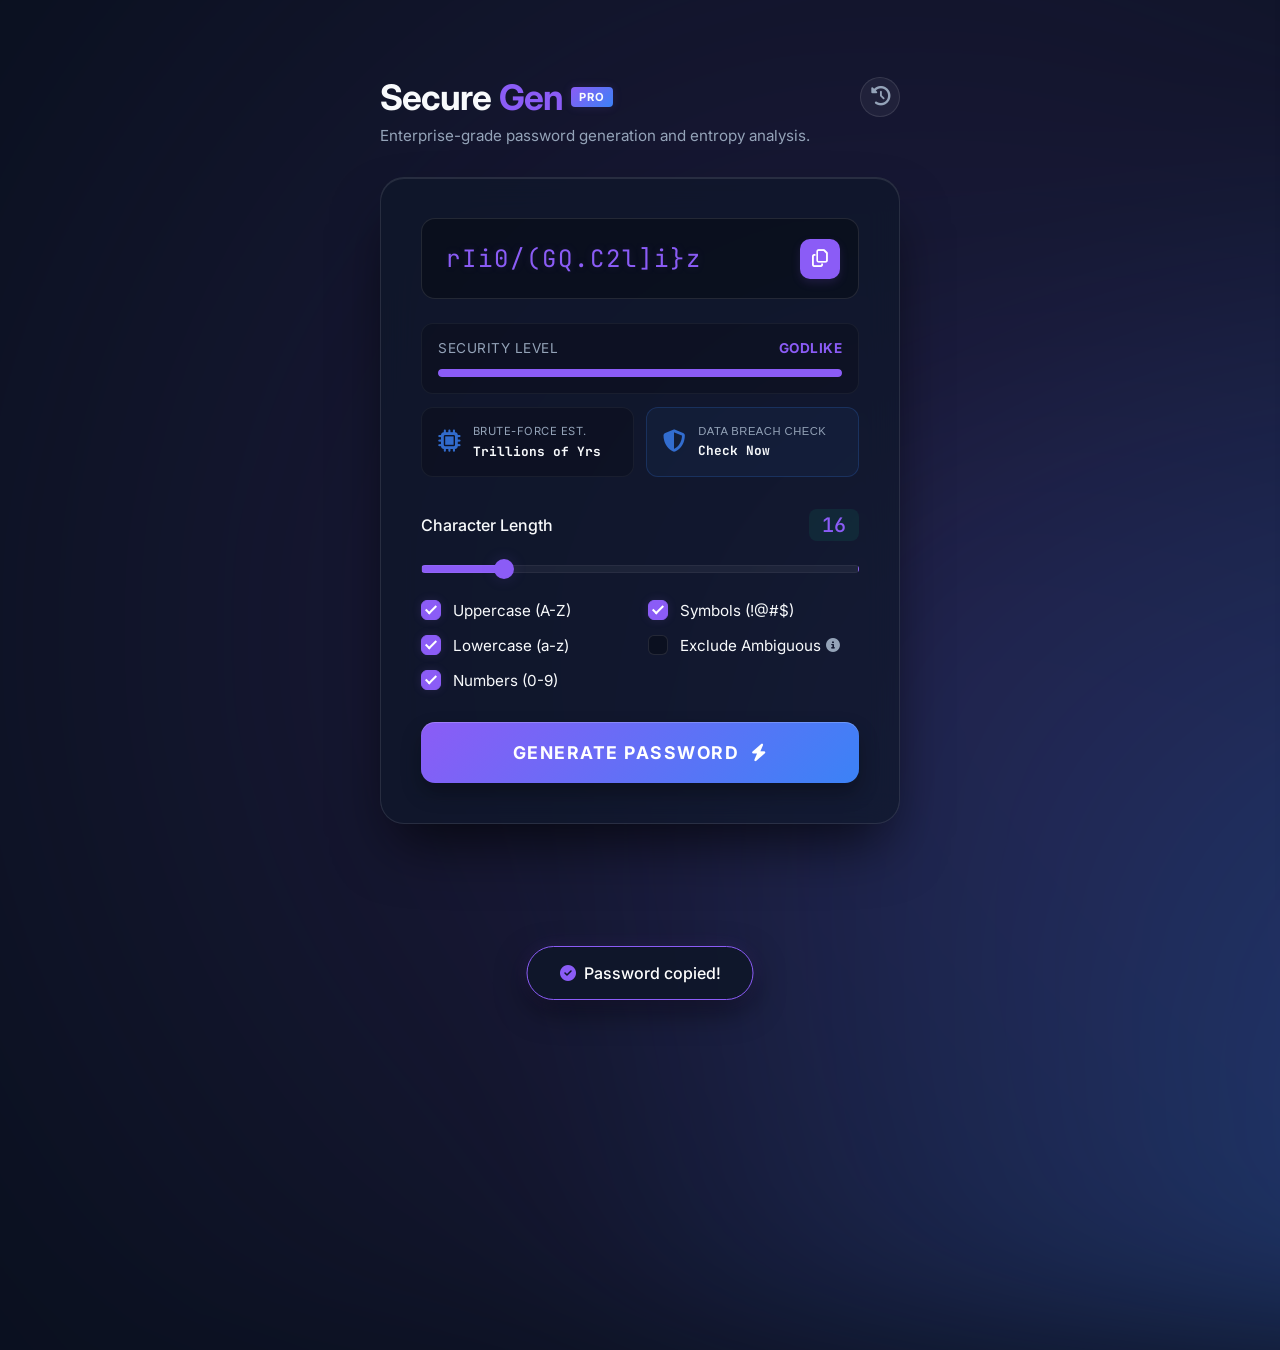
<file: index.html>
<!DOCTYPE html>
<html lang="en">
<head>
    <meta charset="UTF-8">
    <meta name="viewport" content="width=device-width, initial-scale=1.0">
    <title>SecureGen - Premium Password Generator</title>
    <meta name="description" content="Generate highly secure, strong passwords instantly with SecureGen.">
    <link rel="stylesheet" href="style.css">
    <link rel="preconnect" href="https://fonts.googleapis.com">
    <link rel="preconnect" href="https://fonts.gstatic.com" crossorigin>
    <link href="https://fonts.googleapis.com/css2?family=Inter:wght@400;500;600;700&family=JetBrains+Mono:wght@400;700&display=swap" rel="stylesheet">
    <link rel="stylesheet" href="https://cdnjs.cloudflare.com/ajax/libs/font-awesome/6.4.0/css/all.min.css">
</head>
<body>
    <div class="background-mesh" id="bg-mesh"></div>
    
    <div class="container">
        <header>
            <div class="header-top">
                <h1>Secure<span class="highlight">Gen</span> <span class="badge">PRO</span></h1>
                <button id="history-toggle-btn" title="View Password History"><i class="fas fa-history"></i></button>
            </div>
            <p>Enterprise-grade password generation and entropy analysis.</p>
        </header>

        <main class="generator-box" id="card">
            <div class="output-container">
                <input type="text" id="password-output" readonly placeholder="P4$5W0rD!">
                <button id="copy-btn" title="Copy to clipboard">
                    <i class="far fa-copy"></i>
                </button>
            </div>
            
            <div class="analytics-panel">
                <div class="stat-box strength-meter" data-strength="3">
                    <div class="strength-header">
                        <span>Security Level</span>
                        <span class="strength-text" id="strength-text">Strong</span>
                    </div>
                    <div class="strength-bar"></div>
                </div>
                
                <div class="stat-box crack-time">
                    <i class="fas fa-microchip stat-icon"></i>
                    <div class="stat-info">
                        <span class="stat-label">Brute-Force Est.</span>
                        <span class="stat-val" id="crack-time-val">2.5 Million Years</span>
                    </div>
                </div>

                <button class="stat-box pwned-check" id="pwned-btn" title="Check against database of 13+ Billion leaked passwords securely">
                    <i class="fas fa-shield-alt stat-icon" id="pwned-icon"></i>
                    <div class="stat-info">
                        <span class="stat-label">Data Breach Check</span>
                        <span class="stat-val" id="pwned-val">Check Now</span>
                    </div>
                </button>
            </div>

            <div class="controls">
                <div class="control-group length-group">
                    <div class="length-header">
                        <label for="length-slider">
                            Character Length 
                            <span id="length-warning" style="display:none; color: var(--strength-weak); font-size: 0.8rem; margin-left: 8px;">
                                <i class="fas fa-exclamation-triangle"></i> Min 12 recommended
                            </span>
                        </label>
                        <span id="length-val">16</span>
                    </div>
                    <input type="range" id="length-slider" min="6" max="64" value="16">
                </div>

                <div class="checkboxes">
                    <div class="checkbox-column">
                        <label class="custom-checkbox">
                            <input type="checkbox" id="uppercase" checked>
                            <span class="checkmark"></span>
                            Uppercase (A-Z)
                        </label>
                        <label class="custom-checkbox">
                            <input type="checkbox" id="lowercase" checked>
                            <span class="checkmark"></span>
                            Lowercase (a-z)
                        </label>
                        <label class="custom-checkbox">
                            <input type="checkbox" id="numbers" checked>
                            <span class="checkmark"></span>
                            Numbers (0-9)
                        </label>
                    </div>
                    <div class="checkbox-column">
                        <label class="custom-checkbox">
                            <input type="checkbox" id="symbols" checked>
                            <span class="checkmark"></span>
                            Symbols (!@#$)
                        </label>
                        <label class="custom-checkbox exclude">
                            <input type="checkbox" id="exclude-ambiguous">
                            <span class="checkmark"></span>
                            Exclude Ambiguous <span class="tooltip-icon" title="Excludes similar characters like i, l, 1, L, o, 0, O"><i class="fas fa-info-circle"></i></span>
                        </label>
                    </div>
                </div>
            </div>

            <button id="generate-btn">
                <span>Generate Password</span> <i class="fas fa-bolt"></i>
            </button>
        </main>
    </div>
    
    <div class="history-sidebar" id="history-sidebar">
        <div class="history-header">
            <h2>Recent Passwords</h2>
            <button id="history-close-btn"><i class="fas fa-times"></i></button>
        </div>
        <div class="history-list" id="history-list">
            <div class="empty-history">No history yet.</div>
        </div>
        <button id="clear-history-btn" class="clear-btn" style="display: none;">Clear History</button>
    </div>
    
    <div class="overlay" id="overlay"></div>

    <div class="toast" id="toast"><i class="fas fa-check-circle"></i> Password copied!</div>

    <script src="script.js"></script>
</body>
</html>
</file>
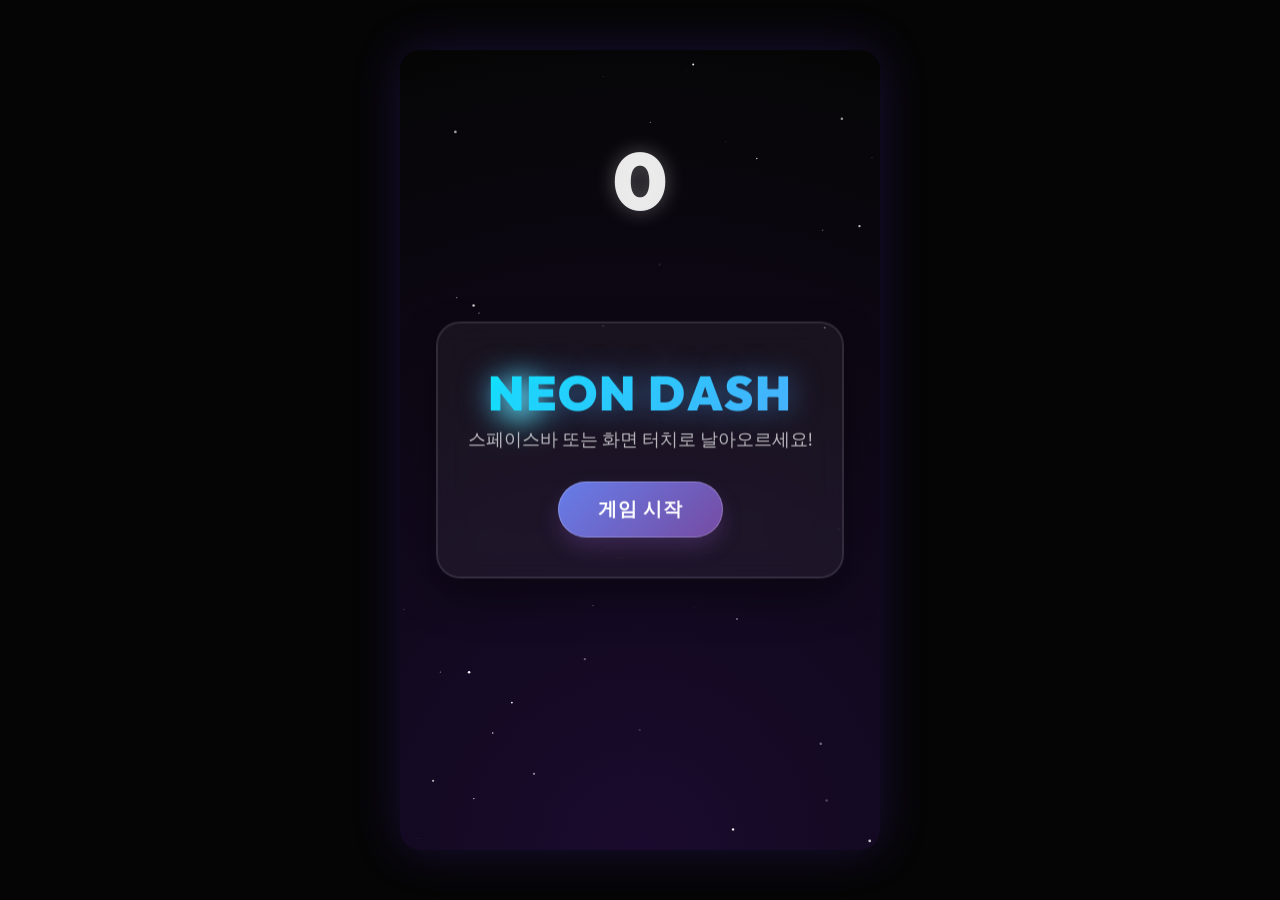
<file: flappy-bird/index.html>
<!DOCTYPE html>
<html lang="ko">
<head>
    <meta charset="UTF-8">
    <meta name="viewport" content="width=device-width, initial-scale=1.0">
    <title>Neon Dash - Modern Flappy Bird</title>
    <link rel="stylesheet" href="style.css">
    <link href="https://fonts.googleapis.com/css2?family=Outfit:wght@400;700;900&display=swap" rel="stylesheet">
</head>
<body>
    <div id="game-container">
        <canvas id="gameCanvas"></canvas>
        <div id="score-display">0</div>
        
        <!-- 게임 시작 화면 -->
        <div id="start-screen" class="glass-panel">
            <h1>NEON DASH</h1>
            <p>스페이스바 또는 화면 터치로 날아오르세요!</p>
            <button id="start-btn" class="glow-btn">게임 시작</button>
        </div>

        <!-- 게임 오버 화면 -->
        <div id="game-over-screen" class="glass-panel hidden">
            <h2>GAME OVER</h2>
            <div class="score-board">
                <div class="score-box">
                    <span>SCORE</span>
                    <strong id="final-score">0</strong>
                </div>
                <div class="score-box">
                    <span>BEST</span>
                    <strong id="best-score">0</strong>
                </div>
            </div>
            <button id="restart-btn" class="glow-btn">다시 시작 (Space)</button>
        </div>
    </div>
    <script src="script.js"></script>
</body>
</html>
</file>
<file: style.css>
:root {
    --bg-color: #0b1120;
    --card-bg: rgba(15, 23, 42, 0.7);
    --primary: #10b981;
    --primary-hover: #059669;
    --primary-glow: rgba(16, 185, 129, 0.4);
    --secondary: #3b82f6;
    --secondary-glow: rgba(59, 130, 246, 0.4);
    --text-main: #f8fafc;
    --text-muted: #94a3b8;
    --border-color: rgba(255, 255, 255, 0.1);
    
    --strength-weak: #ef4444;
    --strength-medium: #f59e0b;
    --strength-strong: #10b981;
    --strength-godlike: #8b5cf6;
    
    --font-ui: 'Inter', sans-serif;
    --font-mono: 'JetBrains Mono', monospace;
}

* { box-sizing: border-box; margin: 0; padding: 0; }

body {
    background-color: var(--bg-color);
    color: var(--text-main);
    font-family: var(--font-ui);
    min-height: 100vh;
    display: flex;
    justify-content: center;
    align-items: center;
    overflow-x: hidden;
    position: relative;
    padding: 1rem;
}

@keyframes blob-float {
    0% { background-position: 0% 0%; }
    50% { background-position: 100% 100%; }
    100% { background-position: 0% 0%; }
}

.background-mesh {
    position: absolute;
    top: -50%; left: -50%; width: 200%; height: 200%;
    background: 
        radial-gradient(circle at 40% 40%, var(--primary-glow), transparent 40%),
        radial-gradient(circle at 60% 60%, var(--secondary-glow), transparent 40%);
    background-size: 150% 150%;
    filter: blur(80px);
    z-index: 0;
    transition: transform 0.5s ease-out, background 0.5s ease;
    animation: blob-float 25s infinite alternate ease-in-out;
}

.container {
    position: relative;
    z-index: 1;
    width: 100%;
    max-width: 520px;
    perspective: 1000px;
}

header {
    margin-bottom: 2rem;
}

.header-top {
    display: flex;
    justify-content: space-between;
    align-items: center;
    margin-bottom: 0.5rem;
}

header h1 {
    font-size: 2.2rem;
    font-weight: 700;
    letter-spacing: -1px;
    display: flex;
    align-items: center;
    gap: 0.5rem;
}

header h1 .highlight { color: var(--primary); }

.badge {
    background: linear-gradient(135deg, var(--primary), var(--secondary));
    font-size: 0.7rem;
    padding: 0.2rem 0.5rem;
    border-radius: 4px;
    font-weight: 700;
    letter-spacing: 1px;
    box-shadow: 0 0 10px var(--primary-glow);
}

#history-toggle-btn {
    background: rgba(255,255,255,0.05);
    border: 1px solid var(--border-color);
    color: var(--text-muted);
    font-size: 1.2rem;
    width: 40px;
    height: 40px;
    border-radius: 50%;
    cursor: pointer;
    transition: all 0.3s ease;
}

#history-toggle-btn:hover {
    color: var(--text-main);
    background: rgba(255,255,255,0.1);
    box-shadow: 0 0 15px rgba(255,255,255,0.1);
}

header p { color: var(--text-muted); font-size: 0.95rem; }

.generator-box {
    background: var(--card-bg);
    backdrop-filter: blur(16px);
    -webkit-backdrop-filter: blur(16px);
    border: 1px solid var(--border-color);
    border-radius: 24px;
    padding: 2.5rem;
    box-shadow: 0 30px 60px -15px rgba(0, 0, 0, 0.7), inset 0 1px 0 rgba(255,255,255,0.1);
    transform-style: preserve-3d;
    transition: transform 0.1s ease-out;
}

.output-container { position: relative; margin-bottom: 1.5rem; }

#password-output {
    width: 100%;
    background: rgba(0, 0, 0, 0.3);
    border: 1px solid var(--border-color);
    border-radius: 14px;
    padding: 1.5rem 3.5rem 1.5rem 1.5rem;
    color: var(--primary);
    font-family: var(--font-mono);
    font-size: 1.5rem;
    outline: none;
    transition: all 0.3s ease;
    text-shadow: 0 0 10px var(--primary-glow);
    letter-spacing: 2px;
}

#password-output:focus {
    border-color: var(--primary);
    box-shadow: 0 0 20px var(--primary-glow), inset 0 0 10px rgba(0,0,0,0.5);
}

#copy-btn {
    position: absolute;
    right: 1.2rem; top: 50%; transform: translateY(-50%);
    background: var(--primary);
    border: none;
    color: #fff;
    width: 40px; height: 40px;
    border-radius: 10px;
    font-size: 1.1rem;
    cursor: pointer;
    transition: all 0.2s cubic-bezier(0.175, 0.885, 0.32, 1.275);
    display: flex; align-items: center; justify-content: center;
    box-shadow: 0 4px 10px var(--primary-glow);
}

#copy-btn:hover { transform: translateY(-50%) scale(1.05); }
#copy-btn:active { transform: translateY(-50%) scale(0.95); }

/* Analytics Panel */
.analytics-panel {
    display: grid;
    grid-template-columns: 1fr 1fr;
    gap: 0.8rem;
    margin-bottom: 2rem;
}

.stat-box {
    background: rgba(0, 0, 0, 0.2);
    padding: 1rem;
    border-radius: 12px;
    border: 1px solid rgba(255,255,255,0.05);
    display: flex;
    align-items: center;
    gap: 0.8rem;
}

.strength-meter {
    grid-column: span 2;
    flex-direction: column;
    align-items: stretch;
    justify-content: center;
    gap: 0.8rem;
}

.strength-header {
    display: flex; justify-content: space-between;
    font-size: 0.85rem; color: var(--text-muted); text-transform: uppercase; letter-spacing: 0.5px;
}

.strength-text { font-weight: 700; transition: color 0.4s ease; }

.strength-bar {
    height: 8px; width: 100%;
    background: #1e293b;
    border-radius: 4px;
    position: relative; overflow: hidden;
}

.strength-bar::before {
    content: ''; position: absolute; top: 0; left: 0;
    height: 100%; width: 0%;
    background: var(--strength-medium);
    transition: width 0.5s cubic-bezier(0.175, 0.885, 0.32, 1.275), background-color 0.5s ease;
    border-radius: 4px;
}

.stat-icon { font-size: 1.4rem; color: var(--secondary); opacity: 0.8; transition: color 0.3s;}
.stat-info { display: flex; flex-direction: column; gap: 0.3rem; text-align: left;}
.stat-label { font-size: 0.7rem; color: var(--text-muted); text-transform: uppercase; letter-spacing: 0.5px; }
.stat-val { font-size: 0.8rem; font-weight: 700; color: var(--text-main); font-family: var(--font-mono); transition: color 0.3s;}

.pwned-check {
    cursor: pointer;
    background: rgba(59, 130, 246, 0.05);
    border-color: rgba(59, 130, 246, 0.2);
    outline: none;
    transition: all 0.2s;
}

.pwned-check:hover {
    background: rgba(59, 130, 246, 0.15);
    transform: translateY(-2px);
    box-shadow: 0 5px 15px rgba(59, 130, 246, 0.2);
}

.pwned-check:active { transform: translateY(0); }

/* Dynamic color classes assigned by JS */
.strength-meter[data-strength="1"] .strength-bar::before { width: 25%; background: var(--strength-weak); box-shadow: 0 0 10px var(--strength-weak); }
.strength-meter[data-strength="1"] .strength-text { color: var(--strength-weak); }
.strength-meter[data-strength="2"] .strength-bar::before { width: 50%; background: var(--strength-medium); box-shadow: 0 0 10px var(--strength-medium);  }
.strength-meter[data-strength="2"] .strength-text { color: var(--strength-medium); }
.strength-meter[data-strength="3"] .strength-bar::before { width: 75%; background: var(--strength-strong); box-shadow: 0 0 10px var(--strength-strong);  }
.strength-meter[data-strength="3"] .strength-text { color: var(--strength-strong); }
.strength-meter[data-strength="4"] .strength-bar::before { width: 100%; background: var(--strength-godlike); box-shadow: 0 0 15px var(--strength-godlike);  }
.strength-meter[data-strength="4"] .strength-text { color: var(--strength-godlike); }


.controls { display: flex; flex-direction: column; gap: 1.5rem; margin-bottom: 2rem; }

.length-header { display: flex; justify-content: space-between; align-items: center; margin-bottom: 1rem; font-weight: 500; }
#length-val { color: var(--primary); font-family: var(--font-mono); font-size: 1.25rem; background: rgba(16,185,129,0.1); padding: 0.2rem 0.8rem; border-radius: 8px; }

input[type="range"] { -webkit-appearance: none; width: 100%; height: 8px; background: rgba(255,255,255,0.05); border-radius: 4px; outline: none; border: 1px solid rgba(255,255,255,0.05); }
input[type="range"]::-webkit-slider-thumb { -webkit-appearance: none; appearance: none; width: 20px; height: 20px; border-radius: 50%; background: var(--primary); cursor: pointer; box-shadow: 0 0 15px var(--primary-glow); transition: transform 0.1s; }
input[type="range"]::-webkit-slider-thumb:hover { transform: scale(1.2); }

.checkboxes { display: grid; grid-template-columns: 1fr 1fr; gap: 1rem; }
.checkbox-column { display: flex; flex-direction: column; gap: 1rem; }

.custom-checkbox { display: flex; align-items: center; position: relative; padding-left: 32px; cursor: pointer; font-size: 0.95rem; color: var(--text-main); user-select: none; transition: color 0.2s; }
.custom-checkbox:hover { color: #fff; }
.custom-checkbox input { position: absolute; opacity: 0; cursor: pointer; height: 0; width: 0; }

.checkmark { position: absolute; top: -1px; left: 0; height: 20px; width: 20px; background-color: rgba(0,0,0,0.3); border: 1px solid var(--border-color); border-radius: 6px; transition: all 0.2s ease; }
.custom-checkbox:hover input ~ .checkmark { border-color: rgba(255,255,255,0.3); }
.custom-checkbox input:checked ~ .checkmark { background-color: var(--primary); border-color: var(--primary); box-shadow: 0 0 10px var(--primary-glow); }

.checkmark:after { content: ""; position: absolute; display: none; left: 6px; top: 2px; width: 4px; height: 9px; border: solid white; border-width: 0 2px 2px 0; transform: rotate(45deg); }
.custom-checkbox input:checked ~ .checkmark:after { display: block; }

.tooltip-icon { color: var(--text-muted); margin-left: 5px; font-size: 0.85rem; cursor: help; }

#generate-btn {
    width: 100%; padding: 1.25rem;
    background: linear-gradient(135deg, var(--primary), var(--secondary));
    color: #fff; border: none; border-radius: 14px;
    font-family: var(--font-ui); font-size: 1.1rem; font-weight: 700;
    text-transform: uppercase; letter-spacing: 1.5px;
    cursor: pointer; display: flex; justify-content: center; align-items: center; gap: 0.75rem;
    transition: all 0.3s ease; position: relative; overflow: hidden;
    box-shadow: 0 10px 20px rgba(0,0,0,0.3), inset 0 1px 0 rgba(255,255,255,0.2);
}

#generate-btn::before {
    content: ''; position: absolute; top: 0; left: -100%; width: 100%; height: 100%;
    background: linear-gradient(90deg, transparent, rgba(255,255,255,0.2), transparent);
    transition: left 0.5s ease;
}

#generate-btn:hover { transform: translateY(-3px); box-shadow: 0 15px 25px rgba(0,0,0,0.4); }
#generate-btn:hover::before { left: 100%; }
#generate-btn:active { transform: translateY(1px); }

/* Toast */
.toast {
    position: fixed; bottom: -100px; left: 50%; transform: translateX(-50%);
    background: rgba(15, 23, 42, 0.9); border: 1px solid var(--primary); color: white;
    padding: 1rem 2rem; border-radius: 50px; font-weight: 500;
    box-shadow: 0 10px 30px rgba(0,0,0,0.5), 0 0 20px var(--primary-glow);
    transition: bottom 0.5s cubic-bezier(0.68, -0.55, 0.265, 1.55);
    z-index: 100;
    display: flex; align-items: center; gap: 0.5rem;
}
.toast i { color: var(--primary); }
.toast.show { bottom: 40px; }

/* History Sidebar */
.history-sidebar {
    position: fixed; top: 0; right: -400px; width: 350px; height: 100vh;
    background: rgba(15, 23, 42, 0.95); backdrop-filter: blur(20px); -webkit-backdrop-filter: blur(20px);
    border-left: 1px solid var(--border-color); box-shadow: -10px 0 30px rgba(0,0,0,0.5);
    z-index: 1000; transition: right 0.4s cubic-bezier(0.4, 0, 0.2, 1);
    display: flex; flex-direction: column; padding: 2rem;
}

.history-sidebar.open { right: 0; }

.history-header { display: flex; justify-content: space-between; align-items: center; margin-bottom: 2rem; border-bottom: 1px solid var(--border-color); padding-bottom: 1rem; }
.history-header h2 { font-size: 1.3rem; font-weight: 600; }
#history-close-btn { background: transparent; border: none; color: var(--text-muted); font-size: 1.5rem; cursor: pointer; transition: color 0.2s; }
#history-close-btn:hover { color: white; }

.history-list { flex: 1; overflow-y: auto; display: flex; flex-direction: column; gap: 1rem; padding-right: 0.5rem; }
.history-list::-webkit-scrollbar { width: 6px; }
.history-list::-webkit-scrollbar-thumb { background: rgba(255,255,255,0.1); border-radius: 3px; }

.empty-history { color: var(--text-muted); text-align: center; margin-top: 2rem; font-size: 0.9rem; }

.history-item { background: rgba(0,0,0,0.2); padding: 1rem; border-radius: 10px; border: 1px solid rgba(255,255,255,0.05); display: flex; justify-content: space-between; align-items: center; transition: background 0.2s; }
.history-item:hover { background: rgba(255,255,255,0.05); }
.history-pw { font-family: var(--font-mono); color: var(--primary); font-size: 1.1rem; letter-spacing: 1px; word-break: break-all; }
.history-copy { background: transparent; border: none; color: var(--text-muted); cursor: pointer; font-size: 1.1rem; padding: 0.5rem; border-radius: 5px; }
.history-copy:hover { color: var(--text-main); background: rgba(255,255,255,0.1); }

.clear-btn { margin-top: 1rem; width: 100%; padding: 1rem; background: rgba(239, 68, 68, 0.1); color: var(--strength-weak); border: 1px solid rgba(239, 68, 68, 0.3); border-radius: 10px; font-weight: 600; cursor: pointer; transition: all 0.2s; }
.clear-btn:hover { background: rgba(239, 68, 68, 0.2); color: #fff; }

.overlay { position: fixed; top: 0; left: 0; width: 100vw; height: 100vh; background: rgba(0,0,0,0.5); backdrop-filter: blur(5px); z-index: 999; opacity: 0; pointer-events: none; transition: opacity 0.4s; }
.overlay.show { opacity: 1; pointer-events: all; }

@media (max-width: 500px) {
    .analytics-panel { grid-template-columns: 1fr; }
    .strength-meter { grid-column: span 1; }
    .checkboxes { grid-template-columns: 1fr; }
    .history-sidebar { width: 100%; right: -100%; }
}
</file>
<file: flappy-bird/style.css>
* {
    margin: 0;
    padding: 0;
    box-sizing: border-box;
    font-family: 'Outfit', sans-serif;
    user-select: none;
    -webkit-user-select: none;
}

body {
    background-color: #050505;
    height: 100vh;
    display: flex;
    justify-content: center;
    align-items: center;
    overflow: hidden;
}

#game-container {
    position: relative;
    width: 100%;
    max-width: 480px; 
    height: 100vh;
    max-height: 800px;
    background: radial-gradient(circle at 50% 100%, #1a0b2e 0%, #050505 100%);
    box-shadow: 0 0 50px rgba(116, 58, 255, 0.2);
    overflow: hidden;
    border-radius: 20px;
}

@media (max-width: 480px) {
    #game-container {
        border-radius: 0;
        max-height: 100vh;
    }
}

canvas {
    display: block;
    width: 100%;
    height: 100%;
}

#score-display {
    position: absolute;
    top: 10%;
    left: 50%;
    transform: translateX(-50%);
    font-size: 5rem;
    font-weight: 900;
    color: rgba(255, 255, 255, 0.9);
    text-shadow: 0 0 20px rgba(255, 255, 255, 0.3);
    z-index: 10;
    pointer-events: none;
    transition: all 0.2s cubic-bezier(0.175, 0.885, 0.32, 1.275);
}

.glass-panel {
    position: absolute;
    top: 50%;
    left: 50%;
    transform: translate(-50%, -50%);
    width: 85%;
    padding: 40px 20px;
    background: rgba(255, 255, 255, 0.05);
    backdrop-filter: blur(15px);
    -webkit-backdrop-filter: blur(15px);
    border: 1px solid rgba(255, 255, 255, 0.1);
    border-radius: 24px;
    text-align: center;
    z-index: 20;
    box-shadow: 0 20px 40px rgba(0, 0, 0, 0.4), inset 0 0 0 1px rgba(255, 255, 255, 0.1);
    transition: opacity 0.4s ease, transform 0.4s cubic-bezier(0.175, 0.885, 0.32, 1.275);
}

.glass-panel.hidden {
    opacity: 0;
    pointer-events: none;
    transform: translate(-50%, -40%) scale(0.9);
}

.glass-panel h1, .glass-panel h2 {
    color: #fff;
    font-size: 3rem;
    font-weight: 900;
    margin-bottom: 5px;
    background: linear-gradient(135deg, #00f2fe 0%, #4facfe 100%);
    -webkit-background-clip: text;
    -webkit-text-fill-color: transparent;
    text-shadow: 0 0 30px rgba(79, 172, 254, 0.5);
    letter-spacing: 2px;
}

.glass-panel h2 {
    font-size: 2.5rem;
    background: linear-gradient(135deg, #ff0844 0%, #ffb199 100%);
    -webkit-background-clip: text;
    text-shadow: 0 0 30px rgba(255, 8, 68, 0.5);
}

.glass-panel p {
    color: rgba(255, 255, 255, 0.7);
    margin-bottom: 30px;
    font-size: 1.1rem;
    word-break: keep-all;
}

.score-board {
    display: flex;
    justify-content: center;
    gap: 40px;
    margin-bottom: 30px;
    background: rgba(0, 0, 0, 0.2);
    padding: 15px;
    border-radius: 15px;
    border: 1px solid rgba(255,255,255,0.05);
}

.score-box {
    display: flex;
    flex-direction: column;
    align-items: center;
}

.score-box span {
    font-size: 0.9rem;
    color: rgba(255, 255, 255, 0.6);
    margin-bottom: 5px;
    text-transform: uppercase;
    letter-spacing: 1px;
}

.score-box strong {
    font-size: 2.5rem;
    color: #fff;
    font-weight: 700;
    text-shadow: 0 0 15px rgba(255, 255, 255, 0.4);
}

.glow-btn {
    padding: 15px 40px;
    font-size: 1.2rem;
    font-weight: 700;
    color: #fff;
    background: linear-gradient(135deg, #667eea 0%, #764ba2 100%);
    border: none;
    border-radius: 50px;
    cursor: pointer;
    box-shadow: 0 10px 20px rgba(118, 75, 162, 0.3), inset 0 0 0 1px rgba(255,255,255,0.2);
    transition: all 0.3s ease;
    text-transform: uppercase;
    letter-spacing: 1px;
}

.glow-btn:hover {
    transform: translateY(-3px);
    box-shadow: 0 15px 25px rgba(118, 75, 162, 0.5), inset 0 0 0 1px rgba(255,255,255,0.3);
    background: linear-gradient(135deg, #7085ec 0%, #8253b2 100%);
}

.glow-btn:active {
    transform: translateY(1px);
    box-shadow: 0 5px 10px rgba(118, 75, 162, 0.3);
}

@keyframes float {
    0% { transform: translate(-50%, -50%); }
    50% { transform: translate(-50%, -52%); }
    100% { transform: translate(-50%, -50%); }
}

#start-screen:not(.hidden) {
    animation: float 4s ease-in-out infinite;
}
</file>
